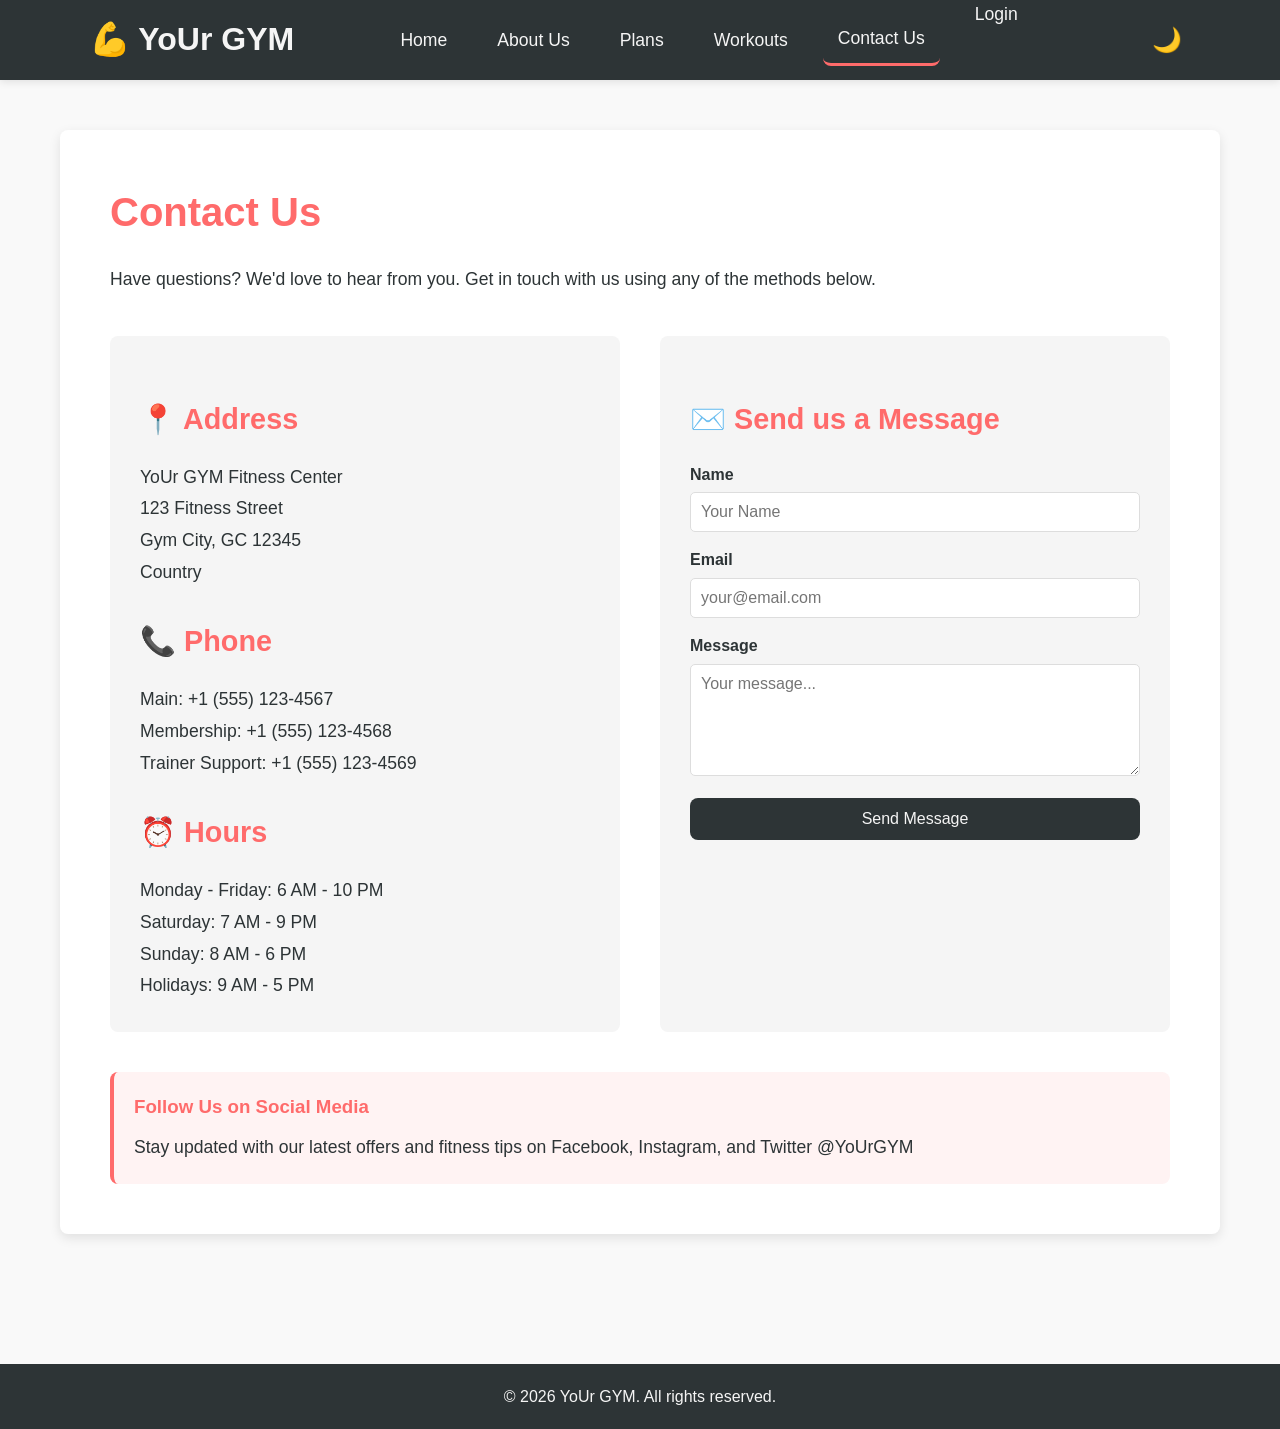
<file: contact.html>
<!DOCTYPE html>
<html lang="en">
<head>
    <meta charset="UTF-8">
    <meta name="viewport" content="width=device-width, initial-scale=1.0">
    <title>Contact Us - YoUr GYM</title>
     <link rel="icon" href="logo.png" type="image/x-icon">
    <link rel="stylesheet" href="styles.css">
</head>
<body>
    <!-- Navigation Bar -->
    <nav class="navbar">
        <div class="nav-container">
            <div class="nav-logo">
                <a href="index.html">💪 YoUr GYM</a>
            </div>
            <ul class="nav-menu">
                <li class="nav-item">
                    <a href="index.html" class="nav-link">Home</a>
                </li>
                <li class="nav-item">
                    <a href="about.html" class="nav-link">About Us</a>
                </li>
                <li class="nav-item">
                    <a href="plans.html" class="nav-link">Plans</a>
                </li>
                <li class="nav-item">
                    <a href="workouts.html" class="nav-link">Workouts</a>
                </li>
                <li class="nav-item">
                    <a href="contact.html" class="nav-link active">Contact Us</a>
                </li>
               <li class="nav-item" id="loginNavItem">
                    <a href="login.html" class="nav-link active">Login</a>
                </li>
                <li class="nav-item" id="logoutNavItem" style="display: none;">
                    <a href="#" class="nav-link" onclick="handleLogout(event)">Logout</a>
                </li>
            </ul>
            <button class="theme-toggle" id="themeToggle">🌙</button>
            <div class="hamburger">
                <span class="bar"></span>
                <span class="bar"></span>
                <span class="bar"></span>
            </div>
        </div>
    </nav>

    <!-- Page Content -->
    <main class="container">
        <section class="page-section">
            <h1>Contact Us</h1>
            <p style="margin-bottom: 40px;">Have questions? We'd love to hear from you. Get in touch with us using any of the methods below.</p>
            
            <div style="display: grid; grid-template-columns: 1fr 1fr; gap: 40px; margin: 40px 0;">
                <div style="background: #f5f5f5; padding: 30px; border-radius: 8px;">
                    <h2 style="color: #ff6b6b; margin-bottom: 20px;">📍 Address</h2>
                    <p style="line-height: 1.8;">
                        YoUr GYM Fitness Center<br>
                        123 Fitness Street<br>
                        Gym City, GC 12345<br>
                        Country
                    </p>

                    <h2 style="color: #ff6b6b; margin-bottom: 20px; margin-top: 30px;">📞 Phone</h2>
                    <p style="line-height: 1.8;">
                        Main: +1 (555) 123-4567<br>
                        Membership: +1 (555) 123-4568<br>
                        Trainer Support: +1 (555) 123-4569
                    </p>

                    <h2 style="color: #ff6b6b; margin-bottom: 20px; margin-top: 30px;">⏰ Hours</h2>
                    <p style="line-height: 1.8;">
                        Monday - Friday: 6 AM - 10 PM<br>
                        Saturday: 7 AM - 9 PM<br>
                        Sunday: 8 AM - 6 PM<br>
                        Holidays: 9 AM - 5 PM
                    </p>
                </div>

                <div style="background: #f5f5f5; padding: 30px; border-radius: 8px;">
                    <h2 style="color: #ff6b6b; margin-bottom: 20px;">✉️ Send us a Message</h2>
                    <form>
                        <div style="margin-bottom: 15px;">
                            <label style="display: block; margin-bottom: 5px; font-weight: 600;">Name</label>
                            <input type="text" placeholder="Your Name" style="width: 100%; padding: 10px; border: 1px solid #ddd; border-radius: 5px; font-size: 1rem;">
                        </div>
                        
                        <div style="margin-bottom: 15px;">
                            <label style="display: block; margin-bottom: 5px; font-weight: 600;">Email</label>
                            <input type="email" placeholder="your@email.com" style="width: 100%; padding: 10px; border: 1px solid #ddd; border-radius: 5px; font-size: 1rem;">
                        </div>
                        
                        <div style="margin-bottom: 15px;">
                            <label style="display: block; margin-bottom: 5px; font-weight: 600;">Message</label>
                            <textarea placeholder="Your message..." rows="5" style="width: 100%; padding: 10px; border: 1px solid #ddd; border-radius: 5px; font-size: 1rem; font-family: inherit;"></textarea>
                        </div>
                        
                        <button type="submit" class="btn" style="width: 100%; cursor: pointer;">Send Message</button>
                    </form>
                </div>
            </div>

            <div style="margin-top: 40px; background: #fff3f3; padding: 20px; border-radius: 8px; border-left: 4px solid #ff6b6b;">
                <h3 style="color: #ff6b6b; margin-bottom: 10px;">Follow Us on Social Media</h3>
                <p>Stay updated with our latest offers and fitness tips on Facebook, Instagram, and Twitter @YoUrGYM</p>
            </div>
        </section>
    </main>

    <!-- Footer -->
    <footer class="footer">
        <p>&copy; 2026 YoUr GYM. All rights reserved.</p>
    </footer>

    <!-- Login Modal Popup -->
    <div class="login-modal" id="loginModal">
        <div class="modal-content">
            <div class="modal-header">
                <h2>💪 Login</h2>
                <button class="close-btn" onclick="closeLoginModal()">&times;</button>
            </div>
            <div class="modal-error" id="modalError"></div>
            <form class="modal-form" id="modalLoginForm" onsubmit="handleModalLogin(event)">
                <div class="form-group">
                    <label for="modalEmail">Email Address</label>
                    <input type="email" id="modalEmail" placeholder="your@email.com" required>
                </div>
                <div class="form-group">
                    <label for="modalPassword">Password</label>
                    <input type="password" id="modalPassword" placeholder="Enter your password" required>
                </div>
                <button type="submit" class="modal-login-btn">Login</button>
            </form>
        </div>
    </div>

    <script src="script.js"></script>
</body>
</html>
</file>
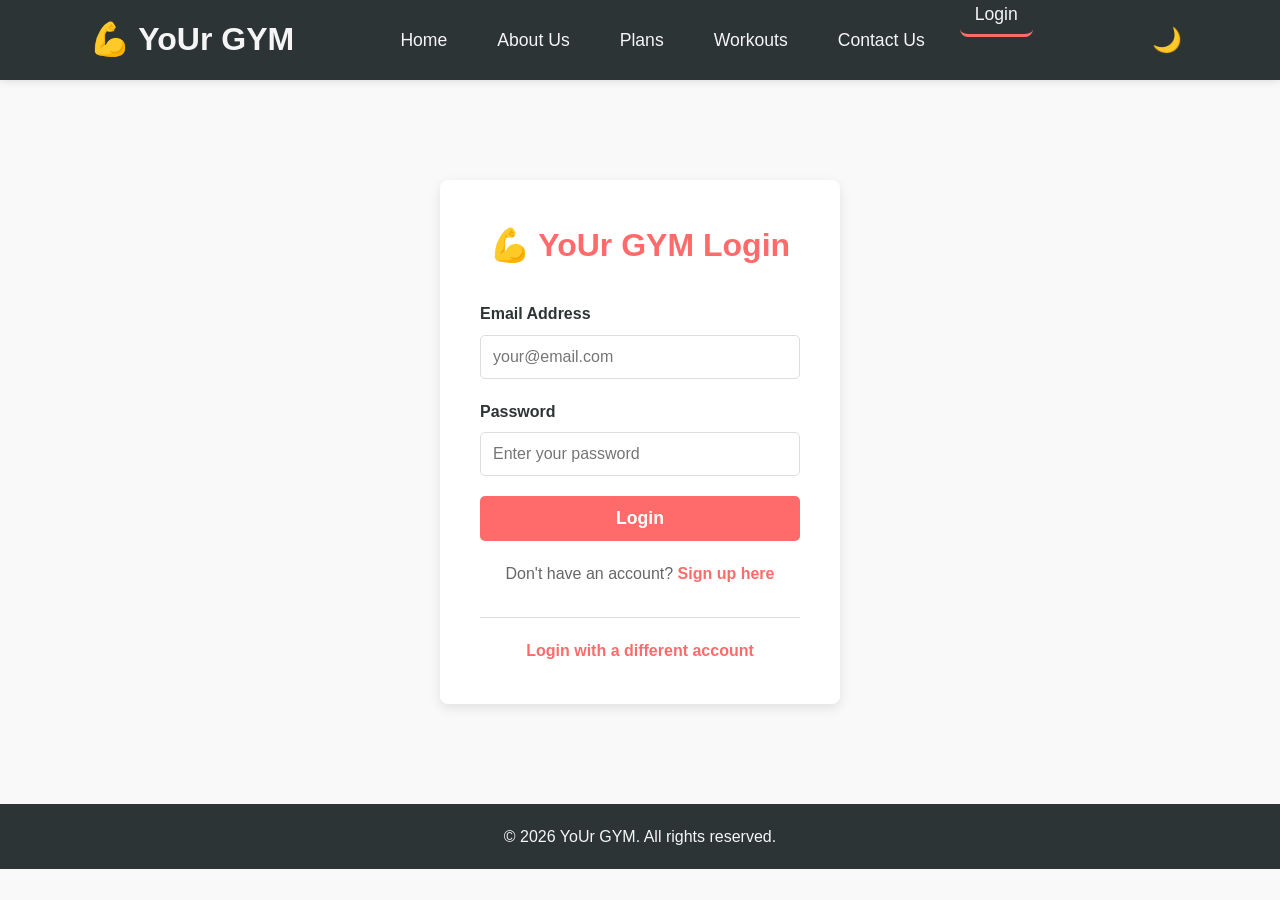
<file: login.html>
<!DOCTYPE html>
<html lang="en">
<head>
    <meta charset="UTF-8">
    <meta name="viewport" content="width=device-width, initial-scale=1.0">
    <title>Login - YoUr GYM</title>
     <link rel="icon" href="logo.png" type="image/x-icon">
    <link rel="stylesheet" href="styles.css">
    <style>
        .login-container {
            max-width: 400px;
            margin: 100px auto;
            padding: 40px;
            background: white;
            border-radius: 8px;
            box-shadow: 0 4px 12px rgba(0, 0, 0, 0.1);
        }

        body.dark-mode .login-container {
            background: #2d2d2d;
            color: #f5f5f5;
        }

        .login-container h1 {
            text-align: center;
            color: #ff6b6b;
            margin-bottom: 30px;
        }

        .form-group {
            margin-bottom: 20px;
        }

        .form-group label {
            display: block;
            margin-bottom: 8px;
            font-weight: 600;
            color: #2d3436;
        }

        body.dark-mode .form-group label {
            color: #f5f5f5;
        }

        .form-group input {
            width: 100%;
            padding: 12px;
            border: 1px solid #ddd;
            border-radius: 5px;
            font-size: 1rem;
            transition: border-color 0.3s ease;
        }

        .form-group input:focus {
            outline: none;
            border-color: #ff6b6b;
            box-shadow: 0 0 5px rgba(255, 107, 107, 0.3);
        }

        body.dark-mode .form-group input {
            background-color: #444;
            color: #f5f5f5;
            border-color: #666;
        }

        body.dark-mode .form-group input::placeholder {
            color: #aaa;
        }

        .login-btn {
            width: 100%;
            padding: 12px;
            background-color: #ff6b6b;
            color: white;
            border: none;
            border-radius: 5px;
            font-size: 1.1rem;
            font-weight: 600;
            cursor: pointer;
            transition: background-color 0.3s ease;
        }

        .login-btn:hover {
            background-color: #ee5a6f;
        }

        .signup-link {
            text-align: center;
            margin-top: 20px;
            color: #666;
        }

        body.dark-mode .signup-link {
            color: #aaa;
        }

        .signup-link a {
            color: #ff6b6b;
            text-decoration: none;
            font-weight: 600;
        }

        .signup-link a:hover {
            text-decoration: underline;
        }

        .error-message {
            color: #ff6b6b;
            text-align: center;
            margin-bottom: 20px;
            display: none;
        }

        .success-message {
            color: #4caf50;
            text-align: center;
            margin-bottom: 20px;
            display: none;
        }
    </style>
</head>
<body>
    <!-- Navigation Bar -->
    <nav class="navbar">
        <div class="nav-container">
            <div class="nav-logo">
                <a href="index.html">💪 YoUr GYM</a>
            </div>
            <ul class="nav-menu">
                <li class="nav-item">
                    <a href="index.html" class="nav-link">Home</a>
                </li>
                <li class="nav-item">
                    <a href="about.html" class="nav-link">About Us</a>
                </li>
                <li class="nav-item">
                    <a href="plans.html" class="nav-link">Plans</a>
                </li>
                <li class="nav-item">
                    <a href="workouts.html" class="nav-link">Workouts</a>
                </li>
                <li class="nav-item">
                    <a href="contact.html" class="nav-link">Contact Us</a>
                </li> 
                <li class="nav-item" id="loginNavItem">
                    <a href="login.html" class="nav-link active">Login</a>
                </li>
                <li class="nav-item" id="logoutNavItem" style="display: none;">
                    <a href="#" class="nav-link" onclick="handleLogout(event)">Logout</a>
                </li>
            </ul>
            <button class="theme-toggle" id="themeToggle">🌙</button>
            <div class="hamburger">
                <span class="bar"></span>
                <span class="bar"></span>
                <span class="bar"></span>
            </div>
        </div>
    </nav>

    <!-- Login Form -->
    <div class="login-container">
        <h1>💪 YoUr GYM Login</h1>
        
        <div class="error-message" id="errorMessage"></div>
        <div class="success-message" id="successMessage"></div>

        <form id="loginForm">
            <div class="form-group">
                <label for="email">Email Address</label>
                <input type="email" id="email" placeholder="your@email.com" required>
            </div>

            <div class="form-group">
                <label for="password">Password</label>
                <input type="password" id="password" placeholder="Enter your password" required>
            </div>

            <button type="submit" class="login-btn">Login</button>
        </form>

        <div class="signup-link">
            Don't have an account? <a href="#" onclick="showSignup(event)">Sign up here</a>
        </div>
        <div class="signup-link" style="margin-top: 30px; padding-top: 20px; border-top: 1px solid #ddd;">
            <a href="#" onclick="clearSession(event)" style="color: #ff6b6b;">Login with a different account</a>
        </div>
    </div>

    <!-- Footer -->
    <footer class="footer">
        <p>&copy; 2026 YoUr GYM. All rights reserved.</p>
    </footer>

    <script src="script.js"></script>
    <script>
        const loginForm = document.getElementById('loginForm');
        const errorMessage = document.getElementById('errorMessage');
        const successMessage = document.getElementById('successMessage');

        // Check if already logged in
        function checkLogin() {
            const isLoggedIn = localStorage.getItem('isLoggedIn');
            const userEmail = localStorage.getItem('userEmail');
            if (isLoggedIn === 'true' && userEmail) {
                // Show logged-in state with user info
                successMessage.innerHTML = '<strong>✓ You are logged in as:</strong> ' + userEmail + '<br><a href="index.html" style="color: #4caf50; text-decoration: underline;">Continue to home</a> or <a href="#" onclick="clearSession(event)" style="color: #ff6b6b; text-decoration: underline;">logout and login with different account</a>';
                successMessage.style.display = 'block';
                // Hide login form
                document.getElementById('loginForm').style.display = 'none';
            }
        }

        // Clear session and show login form
        function clearSession(event) {
            event.preventDefault();
            const userEmail = localStorage.getItem('userEmail');
            localStorage.setItem('isLoggedIn', 'false');
            localStorage.removeItem('userEmail');
            localStorage.removeItem('userName');
            successMessage.style.display = 'none';
            errorMessage.style.display = 'none';
            document.getElementById('loginForm').style.display = 'block';
            document.getElementById('email').value = '';
            document.getElementById('password').value = '';
            alert('✓ Logged out from ' + (userEmail || 'your account') + '. You can now login with a different account.');
        }

        // Handle login form submission
        loginForm.addEventListener('submit', (e) => {
            e.preventDefault();
            
            const isLoggedIn = localStorage.getItem('isLoggedIn') === 'true';
            if (isLoggedIn) {
                const userEmail = localStorage.getItem('userEmail');
                errorMessage.textContent = 'Only one user can be logged in at a time. Currently logged in as: ' + userEmail + '. Please logout first.';
                errorMessage.style.display = 'block';
                successMessage.style.display = 'none';
                return;
            }
            
            const email = document.getElementById('email').value.trim();
            const password = document.getElementById('password').value.trim();

            // Simple validation
            if (!email || !password) {
                errorMessage.textContent = 'Please fill in all fields';
                errorMessage.style.display = 'block';
                return;
            }

            if (password.length < 6) {
                errorMessage.textContent = 'Password must be at least 6 characters';
                errorMessage.style.display = 'block';
                return;
            }

            // Store login data in localStorage
            localStorage.setItem('isLoggedIn', 'true');
            localStorage.setItem('userEmail', email);
            localStorage.setItem('userName', email.split('@')[0]);

            errorMessage.style.display = 'none';
            successMessage.textContent = '✓ Login successful as: ' + email + '. Redirecting...';
            successMessage.style.display = 'block';

            setTimeout(() => {
                window.location.href = 'index.html';
            }, 1500);
        });

        function showSignup(e) {
            e.preventDefault();
            alert('Sign up feature coming soon! For now, you can login with any email and password (minimum 6 characters).');
        }

        // Check login on page load
        document.addEventListener('DOMContentLoaded', checkLogin);
    </script>
</body>
</html>
</file>
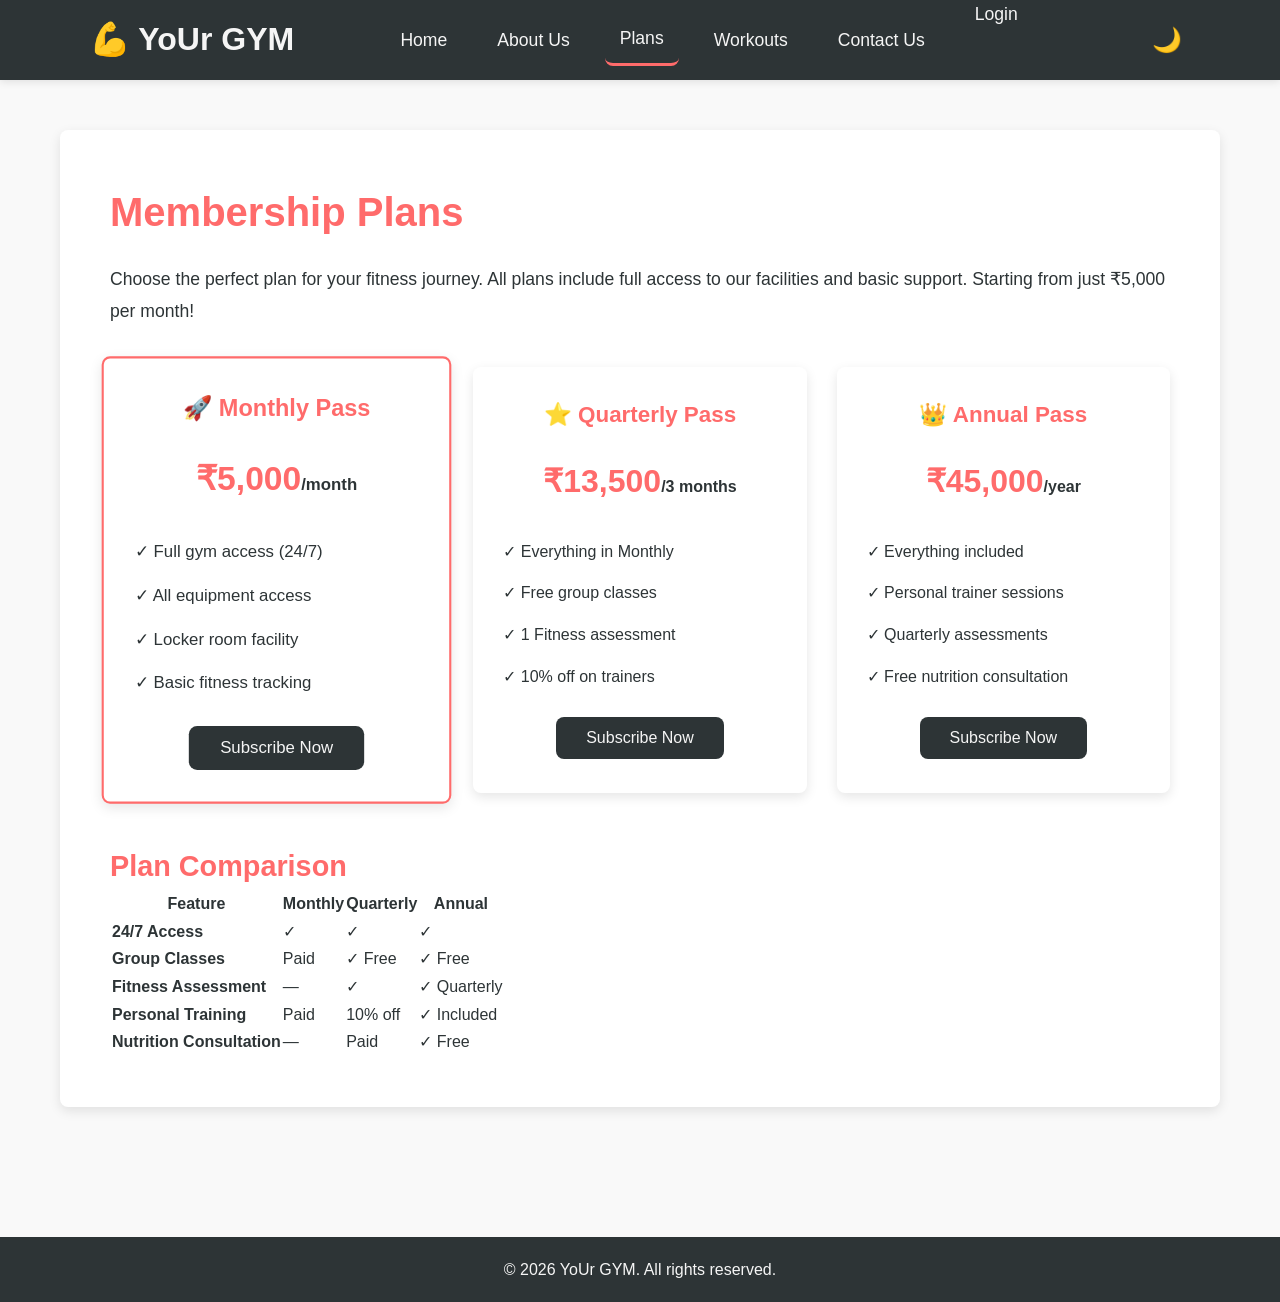
<file: plans.html>
<!DOCTYPE html>
<html lang="en">
<head>
    <meta charset="UTF-8">
    <meta name="viewport" content="width=device-width, initial-scale=1.0">
    <title>Plans - YoUr GYM</title>
     <link rel="icon" href="logo.png" type="image/x-icon">
    <link rel="stylesheet" href="styles.css">
</head>
<body>
    <!-- Navigation Bar -->
    <nav class="navbar">
        <div class="nav-container">
            <div class="nav-logo">
                <a href="index.html">💪 YoUr GYM</a>
            </div>
            <ul class="nav-menu">
                <li class="nav-item">
                    <a href="index.html" class="nav-link">Home</a>
                </li>
                <li class="nav-item">
                    <a href="about.html" class="nav-link">About Us</a>
                </li>
                <li class="nav-item">
                    <a href="plans.html" class="nav-link active">Plans</a>
                </li>
                <li class="nav-item">
                    <a href="workouts.html" class="nav-link">Workouts</a>
                </li>
                <li class="nav-item">
                    <a href="contact.html" class="nav-link">Contact Us</a>
                </li>
                 <li class="nav-item" id="loginNavItem">
                    <a href="login.html" class="nav-link active">Login</a>
                </li>
                <li class="nav-item" id="logoutNavItem" style="display: none;">
                    <a href="#" class="nav-link" onclick="handleLogout(event)">Logout</a>
                </li>
            </ul>
            <button class="theme-toggle" id="themeToggle">🌙</button>
            <div class="hamburger">
                <span class="bar"></span>
                <span class="bar"></span>
                <span class="bar"></span>
            </div>
        </div>
    </nav>

    <!-- Page Content -->
    <main class="container">
        <section class="page-section">
            <h1>Membership Plans</h1>
            <p style="margin-bottom: 40px;">Choose the perfect plan for your fitness journey. All plans include full access to our facilities and basic support. Starting from just ₹5,000 per month!</p>
            
            <div class="features" style="margin-top: 40px;">
                <div class="feature-card plan-card" style="border: 2px solid #ff6b6b; transform: scale(1.05);">
                    <h3>🚀 Monthly Pass</h3>
                    <p style="font-size: 2rem; color: #ff6b6b; margin: 20px 0; font-weight: 700;">₹5,000<span style="font-size: 1rem; color: #2d3436;">/month</span></p>
                    <ul style="list-style: none; text-align: left; margin-bottom: 20px;">
                        <li style="padding: 8px 0;">✓ Full gym access (24/7)</li>
                        <li style="padding: 8px 0;">✓ All equipment access</li>
                        <li style="padding: 8px 0;">✓ Locker room facility</li>
                        <li style="padding: 8px 0;">✓ Basic fitness tracking</li>
                    </ul>
                    <button class="btn">Subscribe Now</button>
                </div>

                <div class="feature-card plan-card">
                    <h3>⭐ Quarterly Pass</h3>
                    <p style="font-size: 2rem; color: #ff6b6b; margin: 20px 0; font-weight: 700;">₹13,500<span style="font-size: 1rem; color: #2d3436;">/3 months</span></p>
                    <ul style="list-style: none; text-align: left; margin-bottom: 20px;">
                        <li style="padding: 8px 0;">✓ Everything in Monthly</li>
                        <li style="padding: 8px 0;">✓ Free group classes</li>
                        <li style="padding: 8px 0;">✓ 1 Fitness assessment</li>
                        <li style="padding: 8px 0;">✓ 10% off on trainers</li>
                    </ul>
                    <button class="btn">Subscribe Now</button>
                </div>

                <div class="feature-card plan-card">
                    <h3>👑 Annual Pass</h3>
                    <p style="font-size: 2rem; color: #ff6b6b; margin: 20px 0; font-weight: 700;">₹45,000<span style="font-size: 1rem; color: #2d3436;">/year</span></p>
                    <ul style="list-style: none; text-align: left; margin-bottom: 20px;">
                        <li style="padding: 8px 0;">✓ Everything included</li>
                        <li style="padding: 8px 0;">✓ Personal trainer sessions</li>
                        <li style="padding: 8px 0;">✓ Quarterly assessments</li>
                        <li style="padding: 8px 0;">✓ Free nutrition consultation</li>
                    </ul>
                    <button class="btn">Subscribe Now</button>
                </div>
            </div>

            <h2 style=\"margin-top: 50px; margin-bottom: 20px;\">Plan Comparison</h2>
            <div style=\"background: #f5f5f5; padding: 30px; border-radius: 8px; overflow-x: auto;\">
                <table style=\"width: 100%; border-collapse: collapse;\">
                    <thead>
                        <tr style=\"background: #ff6b6b; color: white;\">
                            <th style=\"padding: 15px; text-align: left; border: 1px solid #ddd;\">Feature</th>
                            <th style=\"padding: 15px; text-align: center; border: 1px solid #ddd;\">Monthly</th>
                            <th style=\"padding: 15px; text-align: center; border: 1px solid #ddd;\">Quarterly</th>
                            <th style=\"padding: 15px; text-align: center; border: 1px solid #ddd;\">Annual</th>
                        </tr>
                    </thead>
                    <tbody>
                        <tr>
                            <td style=\"padding: 15px; border: 1px solid #ddd;\"><strong>24/7 Access</strong></td>
                            <td style=\"padding: 15px; text-align: center; border: 1px solid #ddd;\">✓</td>
                            <td style=\"padding: 15px; text-align: center; border: 1px solid #ddd;\">✓</td>
                            <td style=\"padding: 15px; text-align: center; border: 1px solid #ddd;\">✓</td>
                        </tr>
                        <tr style=\"background: #f9f9f9;\">
                            <td style=\"padding: 15px; border: 1px solid #ddd;\"><strong>Group Classes</strong></td>
                            <td style=\"padding: 15px; text-align: center; border: 1px solid #ddd;\">Paid</td>
                            <td style=\"padding: 15px; text-align: center; border: 1px solid #ddd;\">✓ Free</td>
                            <td style=\"padding: 15px; text-align: center; border: 1px solid #ddd;\">✓ Free</td>
                        </tr>
                        <tr>
                            <td style=\"padding: 15px; border: 1px solid #ddd;\"><strong>Fitness Assessment</strong></td>
                            <td style=\"padding: 15px; text-align: center; border: 1px solid #ddd;\">—</td>
                            <td style=\"padding: 15px; text-align: center; border: 1px solid #ddd;\">✓</td>
                            <td style=\"padding: 15px; text-align: center; border: 1px solid #ddd;\">✓ Quarterly</td>
                        </tr>
                        <tr style=\"background: #f9f9f9;\">
                            <td style=\"padding: 15px; border: 1px solid #ddd;\"><strong>Personal Training</strong></td>
                            <td style=\"padding: 15px; text-align: center; border: 1px solid #ddd;\">Paid</td>
                            <td style=\"padding: 15px; text-align: center; border: 1px solid #ddd;\">10% off</td>
                            <td style=\"padding: 15px; text-align: center; border: 1px solid #ddd;\">✓ Included</td>
                        </tr>
                        <tr>
                            <td style=\"padding: 15px; border: 1px solid #ddd;\"><strong>Nutrition Consultation</strong></td>
                            <td style=\"padding: 15px; text-align: center; border: 1px solid #ddd;\">—</td>
                            <td style=\"padding: 15px; text-align: center; border: 1px solid #ddd;\">Paid</td>
                            <td style=\"padding: 15px; text-align: center; border: 1px solid #ddd;\">✓ Free</td>
                        </tr>
                    </tbody>
                </table>
            </div>
        </section>
    </main>

    <!-- Footer -->
    <footer class="footer">
        <p>&copy; 2026 YoUr GYM. All rights reserved.</p>
    </footer>

    <!-- Login Modal Popup -->
    <div class="login-modal" id="loginModal">
        <div class="modal-content">
            <div class="modal-header">
                <h2>💪 Login</h2>
                <button class="close-btn" onclick="closeLoginModal()">&times;</button>
            </div>
            <div class="modal-error" id="modalError"></div>
            <form class="modal-form" id="modalLoginForm" onsubmit="handleModalLogin(event)">
                <div class="form-group">
                    <label for="modalEmail">Email Address</label>
                    <input type="email" id="modalEmail" placeholder="your@email.com" required>
                </div>
                <div class="form-group">
                    <label for="modalPassword">Password</label>
                    <input type="password" id="modalPassword" placeholder="Enter your password" required>
                </div>
                <button type="submit" class="modal-login-btn">Login</button>
            </form>
        </div>
    </div>

    <script src="script.js"></script>
</body>
</html>
</file>
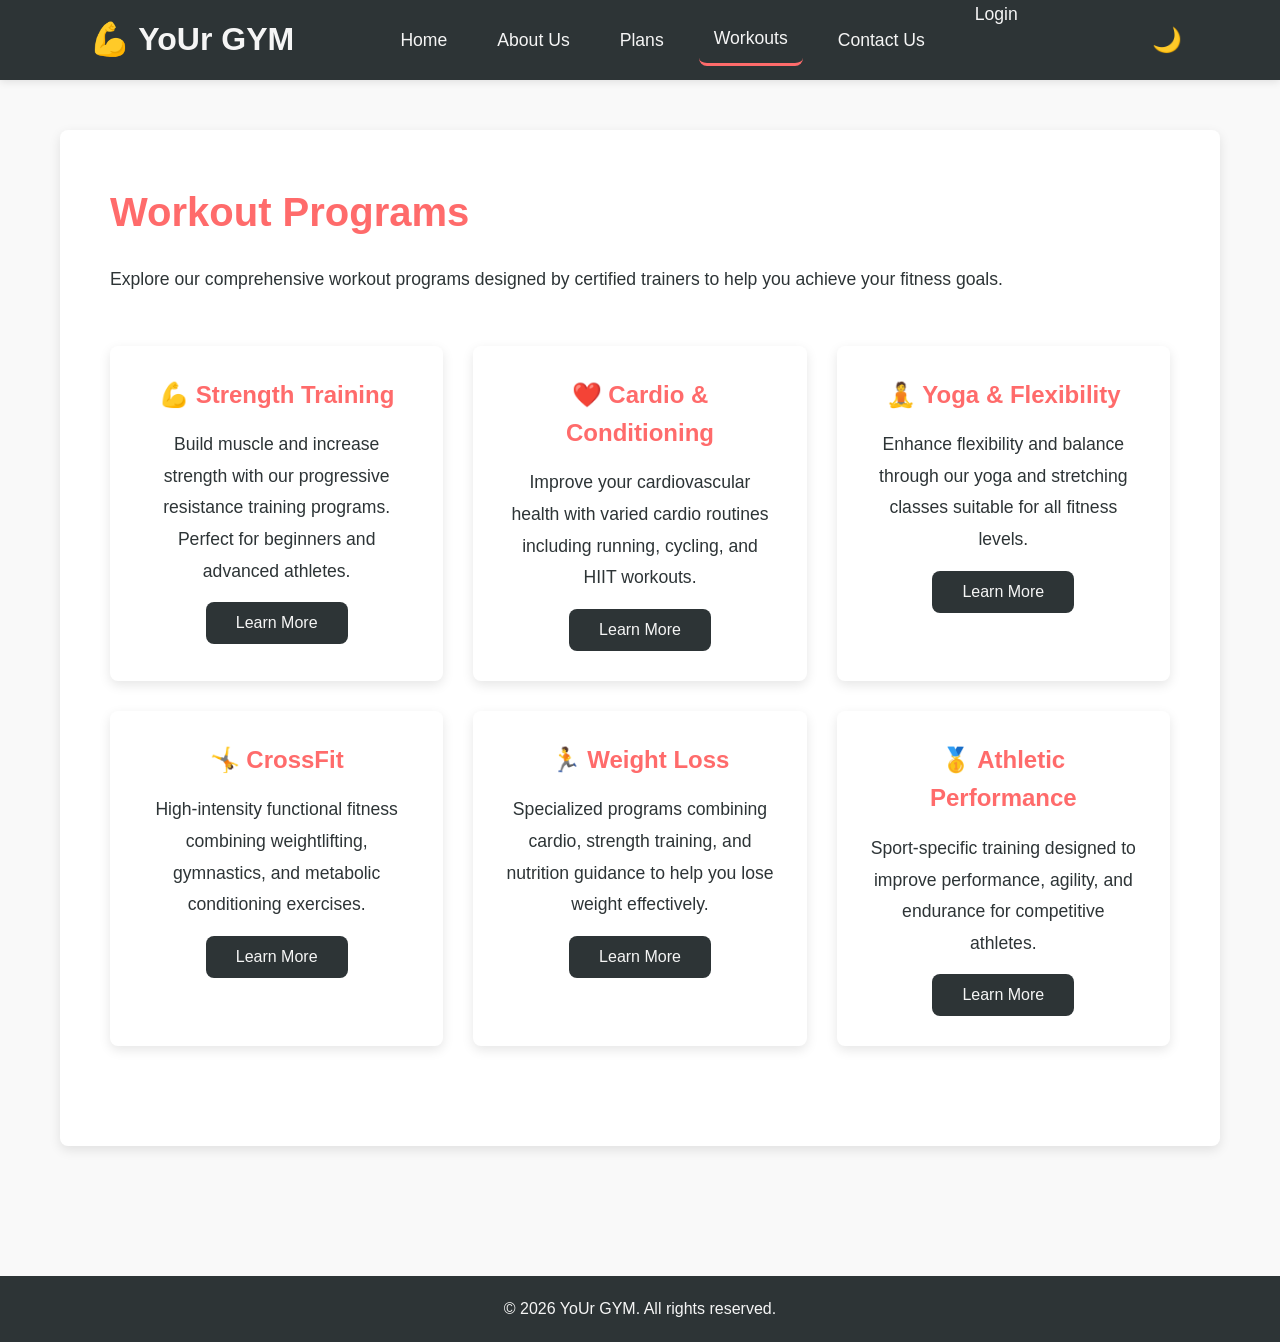
<file: workouts.html>
<!DOCTYPE html>
<html lang="en">
<head>
    <meta charset="UTF-8">
    <meta name="viewport" content="width=device-width, initial-scale=1.0">
    <title>Workouts - YoUr GYM</title>
     <link rel="icon" href="logo.png" type="image/x-icon">
    <link rel="stylesheet" href="styles.css">
</head>
<body>
    <!-- Navigation Bar -->
    <nav class="navbar">
        <div class="nav-container">
            <div class="nav-logo">
                <a href="index.html">💪 YoUr GYM</a>
            </div>
            <ul class="nav-menu">
                <li class="nav-item">
                    <a href="index.html" class="nav-link">Home</a>
                </li>
                <li class="nav-item">
                    <a href="about.html" class="nav-link">About Us</a>
                </li>
                <li class="nav-item">
                    <a href="plans.html" class="nav-link">Plans</a>
                </li>
                <li class="nav-item">
                    <a href="workouts.html" class="nav-link active">Workouts</a>
                </li>
                <li class="nav-item">
                    <a href="contact.html" class="nav-link">Contact Us</a>
                </li>
                <li class="nav-item" id="loginNavItem">
                    <a href="login.html" class="nav-link active">Login</a>
                </li>
                <li class="nav-item" id="logoutNavItem" style="display: none;">
                    <a href="#" class="nav-link" onclick="handleLogout(event)">Logout</a>
                </li>
            </ul>
            <button class="theme-toggle" id="themeToggle">🌙</button>
            <div class="hamburger">
                <span class="bar"></span>
                <span class="bar"></span>
                <span class="bar"></span>
            </div>
        </div>
    </nav>

    <!-- Page Content -->
    <main class="container">
        <section class="page-section">
            <h1>Workout Programs</h1>
            <p style="margin-bottom: 40px;">Explore our comprehensive workout programs designed by certified trainers to help you achieve your fitness goals.</p>
            
            <div class="features">
                <div class="feature-card">
                    <h3>💪 Strength Training</h3>
                    <p>Build muscle and increase strength with our progressive resistance training programs. Perfect for beginners and advanced athletes.</p>
                    <button class="btn" style="margin-top: 15px;">Learn More</button>
                </div>

                <div class="feature-card">
                    <h3>❤️ Cardio & Conditioning</h3>
                    <p>Improve your cardiovascular health with varied cardio routines including running, cycling, and HIIT workouts.</p>
                    <button class="btn" style="margin-top: 15px;">Learn More</button>
                </div>

                <div class="feature-card">
                    <h3>🧘 Yoga & Flexibility</h3>
                    <p>Enhance flexibility and balance through our yoga and stretching classes suitable for all fitness levels.</p>
                    <button class="btn" style="margin-top: 15px;">Learn More</button>
                </div>

                <div class="feature-card">
                    <h3>🤸 CrossFit</h3>
                    <p>High-intensity functional fitness combining weightlifting, gymnastics, and metabolic conditioning exercises.</p>
                    <button class="btn" style="margin-top: 15px;">Learn More</button>
                </div>

                <div class="feature-card">
                    <h3>🏃 Weight Loss</h3>
                    <p>Specialized programs combining cardio, strength training, and nutrition guidance to help you lose weight effectively.</p>
                    <button class="btn" style="margin-top: 15px;">Learn More</button>
                </div>

                <div class="feature-card">
                    <h3>🥇 Athletic Performance</h3>
                    <p>Sport-specific training designed to improve performance, agility, and endurance for competitive athletes.</p>
                    <button class="btn" style="margin-top: 15px;">Learn More</button>
                </div>
            </div>
        </section>
    </main>

    <!-- Footer -->
    <footer class="footer">
        <p>&copy; 2026 YoUr GYM. All rights reserved.</p>
    </footer>

    <!-- Login Modal Popup -->
    <div class="login-modal" id="loginModal">
        <div class="modal-content">
            <div class="modal-header">
                <h2>💪 Login</h2>
                <button class="close-btn" onclick="closeLoginModal()">&times;</button>
            </div>
            <div class="modal-error" id="modalError"></div>
            <form class="modal-form" id="modalLoginForm" onsubmit="handleModalLogin(event)">
                <div class="form-group">
                    <label for="modalEmail">Email Address</label>
                    <input type="email" id="modalEmail" placeholder="your@email.com" required>
                </div>
                <div class="form-group">
                    <label for="modalPassword">Password</label>
                    <input type="password" id="modalPassword" placeholder="Enter your password" required>
                </div>
                <button type="submit" class="modal-login-btn">Login</button>
            </form>
        </div>
    </div>

    <script src="script.js"></script>
</body>
</html>
</file>
<file: styles.css>
* {
    margin: 0;
    padding: 0;
    box-sizing: border-box;
}

:root {
    --primary-color: #ff6b6b;
    --secondary-color: #2d3436;
    --text-light: #f5f5f5;
    --text-dark: #2d3436;
    --border-radius: 8px;
    --bg-light: #f9f9f9;
    --bg-dark: #1a1a1a;
    --card-light: #ffffff;
    --card-dark: #2d2d2d;
}

body {
    font-family: 'Segoe UI', Tahoma, Geneva, Verdana, sans-serif;
    line-height: 1.6;
    color: var(--text-dark);
    background-color: var(--bg-light);
    transition: background-color 0.3s ease, color 0.3s ease;
}

body.dark-mode {
    background-color: var(--bg-dark);
    color: var(--text-light);
}

body.dark-mode .page-section,
body.dark-mode .feature-card {
    background-color: var(--card-dark);
    color: var(--text-light);
}

/* Dark mode styling for contact page elements */
body.dark-mode .page-section > div[style*="background: #f5f5f5"],
body.dark-mode div[style*="background: #f5f5f5"] {
    background-color: var(--card-dark) !important;
    color: var(--text-light) !important;
}

body.dark-mode .page-section > div[style*="background: #fff3f3"] {
    background-color: #3d2d2d !important;
    color: var(--text-light) !important;
}

body.dark-mode input[type="text"],
body.dark-mode input[type="email"],
body.dark-mode textarea {
    background-color: #444 !important;
    color: var(--text-light) !important;
    border-color: #666 !important;
}

body.dark-mode input::placeholder,
body.dark-mode textarea::placeholder {
    color: #aaa !important;
}

/* Navigation Bar Styles */
.navbar {
    background-color: var(--secondary-color);
    height: 80px;
    display: flex;
    justify-content: center;
    align-items: center;
    font-size: 1.1rem;
    position: sticky;
    top: 0;
    z-index: 999;
    box-shadow: 0 2px 8px rgba(0, 0, 0, 0.1);
}

body.dark-mode .navbar {
    background-color: #1a1a1a;
}

.nav-container {
    display: flex;
    justify-content: space-between;
    align-items: center;
    width: 100%;
    max-width: 1200px;
    padding: 0 50px;
}

.nav-logo a {
    color: var(--text-light);
    cursor: pointer;
    text-decoration: none;
    font-size: 2rem;
    font-weight: 700;
    transition: color 0.3s ease;
}

.nav-logo a:hover {
    color: var(--primary-color);
}

.nav-menu {
    display: flex;
    list-style: none;
    text-align: center;
    gap: 20px;
}

.nav-item {
    height: 80px;
    display: flex;
    align-items: center;
    padding: 0;
    margin: 0;
}

#loginNavItem,
#logoutNavItem {
    height: 80px;
    display: flex;
    align-items: center;
    padding: 0;
    margin: 0;
}

.nav-link {
    color: var(--text-light);
    text-decoration: none;
    padding: 10px 15px;
    border-radius: var(--border-radius);
    transition: all 0.3s ease;
    position: relative;
}

.nav-link:hover {
    background-color: var(--primary-color);
    color: var(--text-light);
}

.nav-link.active {
    border-bottom: 3px solid var(--primary-color);
}

/* Theme Toggle Button */
.theme-toggle {
    background: none;
    border: none;
    font-size: 1.5rem;
    cursor: pointer;
    color: var(--text-light);
    transition: transform 0.3s ease;
    margin-left: 20px;
    padding: 8px;
}

.theme-toggle:hover {
    transform: scale(1.2);
}

/* Hamburger Menu */
.hamburger {
    display: none;
    flex-direction: column;
    cursor: pointer;
}

.bar {
    width: 25px;
    height: 3px;
    margin: 5px auto;
    background-color: var(--text-light);
    transition: all 0.3s ease;
}

/* Main Content */
.container {
    max-width: 1200px;
    margin: 0 auto;
    padding: 50px 20px;
}

.hero {
    position: relative;
    text-align: center;
    padding: 0;
    border-radius: var(--border-radius);
    margin-bottom: 50px;
    overflow: hidden;
    min-height: 400px;
}

.hero-image {
    width: 100%;
    height: 400px;
    object-fit: cover;
    position: absolute;
    top: 0;
    left: 0;
    z-index: 1;
}

.hero-content {
    position: relative;
    z-index: 2;
    padding: 80px 20px;
    background: rgba(0, 0, 0, 0.5);
    min-height: 400px;
    display: flex;
    flex-direction: column;
    justify-content: center;
    align-items: center;
}

.hero h1 {
    font-size: 3rem;
    margin-bottom: 20px;
    color: var(--text-light);
}

.hero p {
    font-size: 1.5rem;
    margin-bottom: 30px;
    color: var(--text-light);
}

.btn {
    background-color: var(--secondary-color);
    color: var(--text-light);
    padding: 12px 30px;
    border: none;
    border-radius: var(--border-radius);
    font-size: 1rem;
    cursor: pointer;
    transition: all 0.3s ease;
}

.btn:hover {
    background-color: var(--text-light);
    color: var(--primary-color);
    transform: translateY(-3px);
}

/* About Section */
.about-section {
    display: grid;
    grid-template-columns: 1fr 1fr;
    gap: 40px;
    align-items: center;
    margin-bottom: 60px;
    background: var(--card-light);
    padding: 40px;
    border-radius: var(--border-radius);
    box-shadow: 0 4px 12px rgba(0, 0, 0, 0.1);
}

body.dark-mode .about-section {
    background: var(--card-dark);
}

.about-section h2 {
    color: var(--primary-color);
    font-size: 2.5rem;
    margin-bottom: 20px;
}

.about-section p {
    font-size: 1.1rem;
    line-height: 1.8;
    margin-bottom: 20px;
}

.about-image {
    width: 100%;
    height: 300px;
    object-fit: cover;
    border-radius: var(--border-radius);
}

.about-highlights {
    display: grid;
    grid-template-columns: repeat(3, 1fr);
    gap: 20px;
    margin-top: 30px;
}

.highlight {
    background: linear-gradient(135deg, #ff6b6b 0%, #ee5a6f 100%);
    color: white;
    padding: 20px;
    border-radius: var(--border-radius);
    text-align: center;
}

.highlight h4 {
    margin-bottom: 10px;
    font-size: 1.1rem;
}

/* Workouts Preview Section */
.workouts-preview {
    margin-bottom: 60px;
}

.workouts-preview h2 {
    color: var(--primary-color);
    font-size: 2.5rem;
    margin-bottom: 40px;
    text-align: center;
}

.features {
    display: grid;
    grid-template-columns: repeat(auto-fit, minmax(300px, 1fr));
    gap: 30px;
    margin: 50px 0;
}

.feature-card {
    background: white;
    padding: 30px;
    border-radius: var(--border-radius);
    box-shadow: 0 4px 12px rgba(0, 0, 0, 0.1);
    text-align: center;
    transition: transform 0.3s ease;
}

body.dark-mode .feature-card {
    background: var(--card-dark);
}

.feature-card img {
    width: 100%;
    height: 200px;
    object-fit: cover;
    border-radius: var(--border-radius);
    margin-bottom: 20px;
}

.feature-card:hover {
    transform: translateY(-5px);
}

.feature-card h3 {
    color: var(--primary-color);
    margin-bottom: 15px;
    font-size: 1.5rem;
}

/* Trainers Section */
.trainers-section {
    margin-bottom: 60px;
    background: var(--card-light);
    padding: 40px;
    border-radius: var(--border-radius);
    box-shadow: 0 4px 12px rgba(0, 0, 0, 0.1);
}

body.dark-mode .trainers-section {
    background: var(--card-dark);
}

.trainers-section h2 {
    color: var(--primary-color);
    font-size: 2.5rem;
    margin-bottom: 40px;
    text-align: center;
}

.trainers-grid {
    display: grid;
    grid-template-columns: repeat(auto-fit, minmax(280px, 1fr));
    gap: 30px;
}

.trainer-card {
    background: white;
    border-radius: var(--border-radius);
    overflow: hidden;
    box-shadow: 0 4px 12px rgba(0, 0, 0, 0.1);
    transition: transform 0.3s ease, box-shadow 0.3s ease;
    text-align: center;
}

body.dark-mode .trainer-card {
    background: #3d3d3d;
}

.trainer-card:hover {
    transform: translateY(-10px);
    box-shadow: 0 8px 24px rgba(255, 107, 107, 0.3);
}

.trainer-card img {
    width: 100%;
    height: 250px;
    object-fit: cover;
}

.trainer-card h3 {
    color: var(--primary-color);
    margin: 20px 0 10px 0;
    font-size: 1.3rem;
    padding: 0 15px;
}

.trainer-title {
    color: #666;
    font-size: 0.9rem;
    margin-bottom: 15px;
    padding: 0 15px;
}

body.dark-mode .trainer-title {
    color: #aaa;
}

.trainer-bio {
    padding: 0 15px;
    font-size: 0.95rem;
    line-height: 1.6;
    margin-bottom: 15px;
    color: var(--text-dark);
}

body.dark-mode .trainer-bio {
    color: var(--text-light);
}

.trainer-skills {
    background: linear-gradient(135deg, #ff6b6b 0%, #ee5a6f 100%);
    color: white;
    padding: 12px;
    font-size: 0.9rem;
    font-weight: 500;
}

/* Plans Preview Section */
.plans-preview {
    margin-bottom: 60px;
}

.plans-preview h2 {
    color: var(--primary-color);
    font-size: 2.5rem;
    margin-bottom: 10px;
    text-align: center;
}

.plans-preview > p {
    text-align: center;
    font-size: 1.2rem;
    color: var(--primary-color);
    margin-bottom: 30px;
    font-weight: 600;
}

.plan-card h3 {
    margin-bottom: 20px;
    font-size: 1.4rem;
}

.plan-card .price {
    font-size: 2.5rem;
    color: var(--primary-color);
    margin: 20px 0;
    font-weight: 700;
}

.plan-card .price span {
    font-size: 1rem;
    color: var(--text-dark);
}

body.dark-mode .plan-card .price span {
    color: var(--text-light);
}

.plan-features {
    list-style: none;
    text-align: left;
    margin: 20px 0;
    font-size: 0.95rem;
}

.plan-features li {
    padding: 10px 0;
    padding-left: 20px;
    color: var(--text-dark);
}

body.dark-mode .plan-features li {
    color: var(--text-light);
}

/* Page Sections */
.page-section {
    background: white;
    padding: 50px;
    border-radius: var(--border-radius);
    box-shadow: 0 4px 12px rgba(0, 0, 0, 0.1);
    margin-bottom: 30px;
}

body.dark-mode .page-section {
    background: var(--card-dark);
}

.page-section h1 {
    color: var(--primary-color);
    margin-bottom: 20px;
    font-size: 2.5rem;
}

.page-section h2 {
    color: var(--primary-color);
    margin-top: 30px;
    font-size: 1.8rem;
}

.page-section p {
    font-size: 1.1rem;
    line-height: 1.8;
    color: var(--text-dark);
}

body.dark-mode .page-section p {
    color: var(--text-light);
}

.page-section h2 {
    margin-top: 30px;
    font-size: 1.8rem;
}

/* Footer */
.footer {
    background-color: var(--secondary-color);
    color: var(--text-light);
    text-align: center;
    padding: 20px;
    margin-top: 50px;
}

body.dark-mode .footer {
    background-color: #0a0a0a;
}

/* Dark mode styling for contact page */
body.dark-mode .page-section h2 {
    color: var(--primary-color);
}

body.dark-mode .page-section p,
body.dark-mode .page-section label,
body.dark-mode .page-section h3 {
    color: var(--text-light) !important;
}

/* Login Modal Popup */
.login-modal {
    display: none;
    position: fixed;
    z-index: 1000;
    left: 0;
    top: 0;
    width: 100%;
    height: 100%;
    background-color: rgba(0, 0, 0, 0.5);
    animation: fadeIn 0.3s ease;
}

@keyframes fadeIn {
    from { opacity: 0; }
    to { opacity: 1; }
}

.login-modal.show {
    display: flex;
}

.modal-content {
    background-color: white;
    width: 90%;
    max-width: 400px;
    margin: auto;
    padding: 40px;
    border-radius: 8px;
    box-shadow: 0 8px 30px rgba(0, 0, 0, 0.3);
    animation: slideIn 0.3s ease;
}

body.dark-mode .modal-content {
    background-color: var(--card-dark);
    color: var(--text-light);
}

@keyframes slideIn {
    from {
        transform: translateY(-50px);
        opacity: 0;
    }
    to {
        transform: translateY(0);
        opacity: 1;
    }
}

.modal-header {
    display: flex;
    justify-content: space-between;
    align-items: center;
    margin-bottom: 20px;
}

.modal-header h2 {
    color: var(--primary-color);
    margin: 0;
    font-size: 1.8rem;
}

.close-btn {
    background: none;
    border: none;
    font-size: 1.5rem;
    cursor: pointer;
    color: #666;
    transition: color 0.3s ease;
}

body.dark-mode .close-btn {
    color: #aaa;
}

.close-btn:hover {
    color: var(--primary-color);
}

.modal-form .form-group {
    margin-bottom: 15px;
}

.modal-form label {
    display: block;
    margin-bottom: 8px;
    font-weight: 600;
    color: var(--text-dark);
}

body.dark-mode .modal-form label {
    color: var(--text-light);
}

.modal-form input {
    width: 100%;
    padding: 10px;
    border: 1px solid #ddd;
    border-radius: 5px;
    font-size: 1rem;
    transition: border-color 0.3s ease;
}

body.dark-mode .modal-form input {
    background-color: #444;
    color: var(--text-light);
    border-color: #666;
}

body.dark-mode .modal-form input::placeholder {
    color: #aaa;
}

.modal-form input:focus {
    outline: none;
    border-color: var(--primary-color);
    box-shadow: 0 0 5px rgba(255, 107, 107, 0.3);
}

.modal-login-btn {
    width: 100%;
    padding: 12px;
    background-color: var(--primary-color);
    color: white;
    border: none;
    border-radius: 5px;
    font-size: 1rem;
    font-weight: 600;
    cursor: pointer;
    transition: background-color 0.3s ease;
    margin-top: 10px;
}

.modal-login-btn:hover {
    background-color: #ee5a6f;
}

.modal-error {
    color: #ff6b6b;
    font-size: 0.9rem;
    margin-bottom: 15px;
    display: none;
}

/* Mobile Responsive */
@media screen and (max-width: 768px) {
    .nav-container {
        padding: 0 20px;
    }

    .nav-logo a {
        font-size: 1.5rem;
    }

    .nav-menu {
        display: flex;
        flex-direction: column;
        width: 100%;
        position: absolute;
        top: 80px;
        left: -100%;
        opacity: 1;
        transition: all 0.5s ease;
        background-color: var(--secondary-color);
        gap: 0;
    }

    body.dark-mode .nav-menu {
        background-color: #1a1a1a;
    }

    .nav-menu.active {
        left: 0;
        opacity: 1;
        transition: all 0.5s ease;
        z-index: 1;
    }

    .nav-item {
        width: 100%;
        height: auto;
        padding: 15px 0;
    }

    .nav-link {
        padding: 15px;
        width: 100%;
        display: block;
        border-bottom: 1px solid rgba(255, 255, 255, 0.1);
    }

    .nav-link.active {
        border-bottom: 3px solid var(--primary-color);
    }

    .hamburger {
        display: flex;
    }

    .hamburger.active .bar:nth-child(2) {
        opacity: 0;
    }

    .hamburger.active .bar:nth-child(1) {
        transform: translateY(8px) rotate(45deg);
    }

    .hamburger.active .bar:nth-child(3) {
        transform: translateY(-8px) rotate(-45deg);
    }

    .hero-content {
        padding: 50px 20px;
        min-height: 300px;
    }

    .hero h1 {
        font-size: 2rem;
    }

    .hero p {
        font-size: 1.2rem;
    }

    .page-section {
        padding: 30px;
    }

    .page-section h1 {
        font-size: 2rem;
    }

    .features {
        grid-template-columns: 1fr;
    }

    .about-section {
        grid-template-columns: 1fr;
        padding: 20px;
    }

    .about-highlights {
        grid-template-columns: 1fr;
    }

    .trainers-grid {
        grid-template-columns: 1fr;
    }

    .theme-toggle {
        margin-left: 10px;
        padding: 5px;
    }
}
</file>
